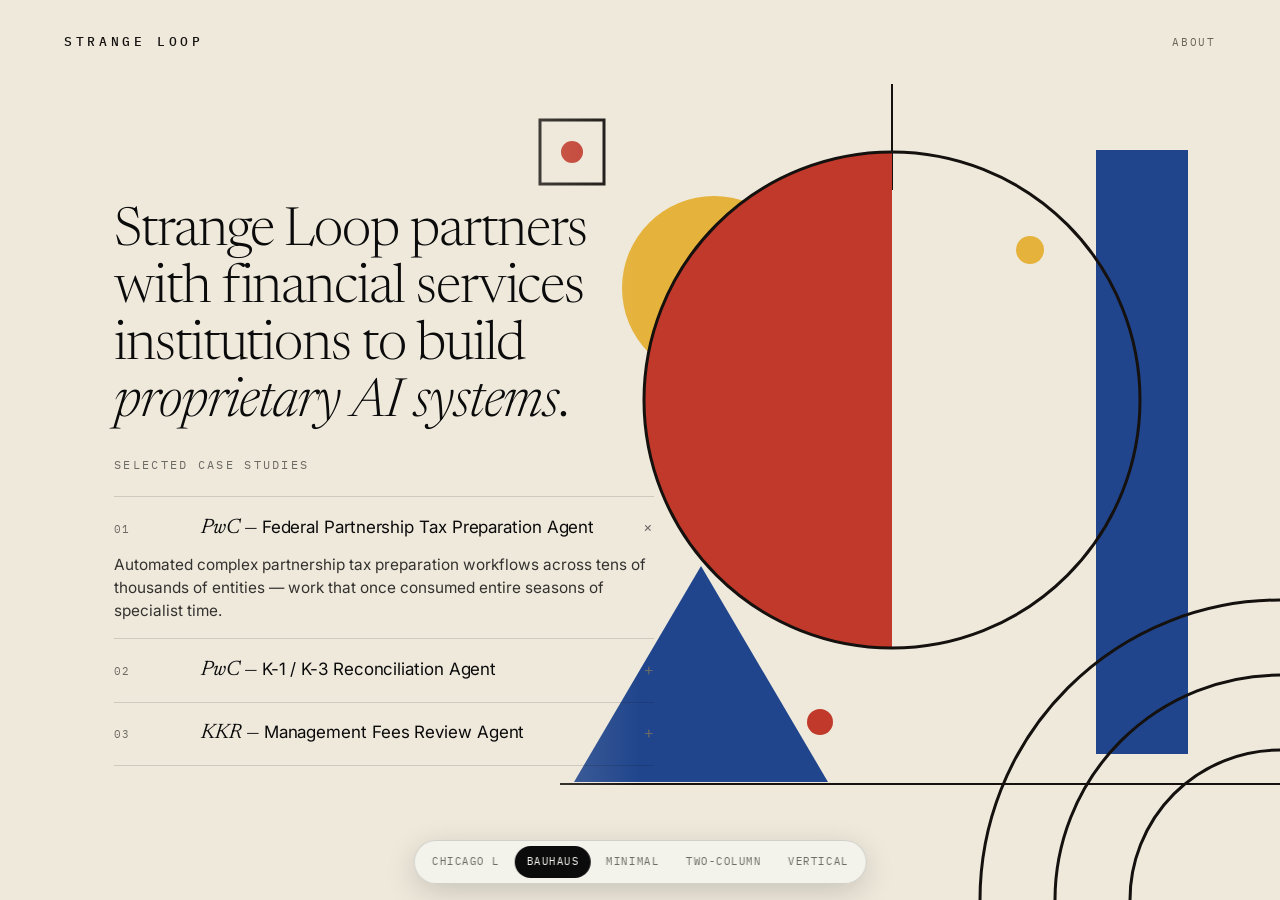
<file: option12.html>
<!DOCTYPE html>
<html lang="en">
<head>
<meta charset="UTF-8">
<meta name="viewport" content="width=device-width, initial-scale=1">
<title>Strange Loop</title>
<meta name="description" content="Strange Loop partners with financial services institutions to build proprietary AI systems.">
<link rel="stylesheet" href="styles.css">
<style>
  /* Concept — original Bauhaus geometric composition (drawn from scratch; fully free-use). */
  .stage { background: #efe9dc; }
  .stage__bg { z-index: 0; }
  .veil {
    position: absolute; inset: 0; z-index: 2; pointer-events: none;
    background: linear-gradient(90deg, rgba(239,233,220,0.9) 0%, rgba(239,233,220,0.5) 30%,
                rgba(239,233,220,0) 50%);
  }
  .frame > div { max-width: 540px; }
  .stage .mark, .stage .navlink { color: #14110f; }
  .nav .navlink { color: #6b6457; }
</style>
</head>
<body>
<div class="stage">
  <svg class="stage__bg" viewBox="0 0 1440 900" preserveAspectRatio="xMaxYMid slice" aria-label="Bauhaus geometric composition" role="img">
    <rect width="1440" height="900" fill="#efe9dc"/>
    <!-- structural rules (kept clear of the copy column on the left) -->
    <line x1="720" y1="784" x2="1440" y2="784" stroke="#14110f" stroke-width="2"/>
    <line x1="1052" y1="84" x2="1052" y2="190" stroke="#14110f" stroke-width="2"/>
    <!-- navy bar -->
    <rect x="1256" y="150" width="92" height="604" fill="#20458c"/>
    <!-- yellow solid disc -->
    <circle cx="874" cy="288" r="92" fill="#e5b23b"/>
    <!-- split circle: red left half + ink outline -->
    <path d="M1052 152 A248 248 0 0 0 1052 648 Z" fill="#c0392b"/>
    <circle cx="1052" cy="400" r="248" fill="none" stroke="#14110f" stroke-width="3"/>
    <!-- blue triangle -->
    <path d="M734 782 L988 782 L861 566 Z" fill="#20458c"/>
    <!-- concentric quarter-arcs, bottom-right corner -->
    <g fill="none" stroke="#14110f" stroke-width="3">
      <path d="M1290 900 A150 150 0 0 1 1440 750"/>
      <path d="M1215 900 A225 225 0 0 1 1440 675"/>
      <path d="M1140 900 A300 300 0 0 1 1440 600"/>
    </g>
    <!-- small black square outline -->
    <rect x="700" y="120" width="64" height="64" fill="none" stroke="#14110f" stroke-width="3"/>
    <!-- accent dots -->
    <circle cx="732" cy="152" r="11" fill="#c0392b"/>
    <circle cx="1190" cy="250" r="14" fill="#e5b23b"/>
    <circle cx="980" cy="722" r="13" fill="#c0392b"/>
  </svg>
  <div class="veil"></div>

  <header class="nav">
    <div class="mark">Strange&nbsp;Loop</div>
    <button class="navlink" type="button" data-about>About</button>
  </header>

  <div class="frame">
    <div>
      <h1 class="headline">Strange Loop partners with financial services institutions to build <em>proprietary AI systems</em>.</h1>
      <p class="intro">Selected Case Studies</p>
    </div>

    <div class="studies">
      <details class="study" open>
        <summary>
          <span class="idx">01</span>
          <span class="client">PwC&thinsp;—&thinsp;<b>Federal Partnership Tax Preparation Agent</b></span>
          <span class="sign">+</span>
        </summary>
        <p class="desc">Automated complex partnership tax preparation workflows across tens of thousands of entities — work that once consumed entire seasons of specialist time.</p>
      </details>

      <details class="study">
        <summary>
          <span class="idx">02</span>
          <span class="client">PwC&thinsp;—&thinsp;<b>K-1 / K-3 Reconciliation Agent</b></span>
          <span class="sign">+</span>
        </summary>
        <p class="desc">Reduced manual reconciliation work by automating document review, validation, and exception handling — so professionals review judgments, not paperwork.</p>
      </details>

      <details class="study">
        <summary>
          <span class="idx">03</span>
          <span class="client">KKR&thinsp;—&thinsp;<b>Management Fees Review Agent</b></span>
          <span class="sign">+</span>
        </summary>
        <p class="desc">Built an AI system that analyzes management fee calculations and surfaces discrepancies across complex fund structures — before they compound.</p>
      </details>
    </div>
  </div>
</div>

<nav class="switcher">
  <a href="option8.html">Chicago L</a>
  <a href="option12.html" class="active">Bauhaus</a>
  <a href="option15.html">Minimal</a>
  <a href="option16.html">Two-Column</a>
  <a href="option17.html">Vertical</a>
</nav>

<div class="modal" id="about" role="dialog" aria-modal="true" aria-label="About Strange Loop">
  <button class="modal__close" type="button" data-about-close aria-label="Close">&#10005;</button>
  <div class="modal__inner">
    <p class="modal__eyebrow">About Us</p>
    <p class="modal__lead">The defining firms of the next decade will run on automated AI systems built around their institutional knowledge and data, not the same models their competitors and clients have access to.</p>
    <p>We work with a small number of leading firms to build those systems.</p>
    <p>Our team includes AI engineers from Amazon, Google, and UC Berkeley. We specialize in financial workflows involving unstructured documents, labyrinthine spreadsheets, complex calculations, and firm-specific expertise.</p>
    <p>Each AI agent is owned by the client, runs on infrastructure they own, and learns from every interaction&nbsp;&ndash;&nbsp;becoming a durable firm differentiator.</p>
  </div>
</div>

<script>
(function () {
  const modal = document.getElementById('about');
  const open  = () => { modal.classList.add('open');  document.body.classList.add('modal-open'); };
  const close = () => { modal.classList.remove('open'); document.body.classList.remove('modal-open'); };
  document.querySelectorAll('[data-about]').forEach(b => b.addEventListener('click', open));
  document.querySelectorAll('[data-about-close]').forEach(b => b.addEventListener('click', close));
  document.addEventListener('keydown', e => { if (e.key === 'Escape') close(); });
}());
</script>
</body>
</html>
</file>
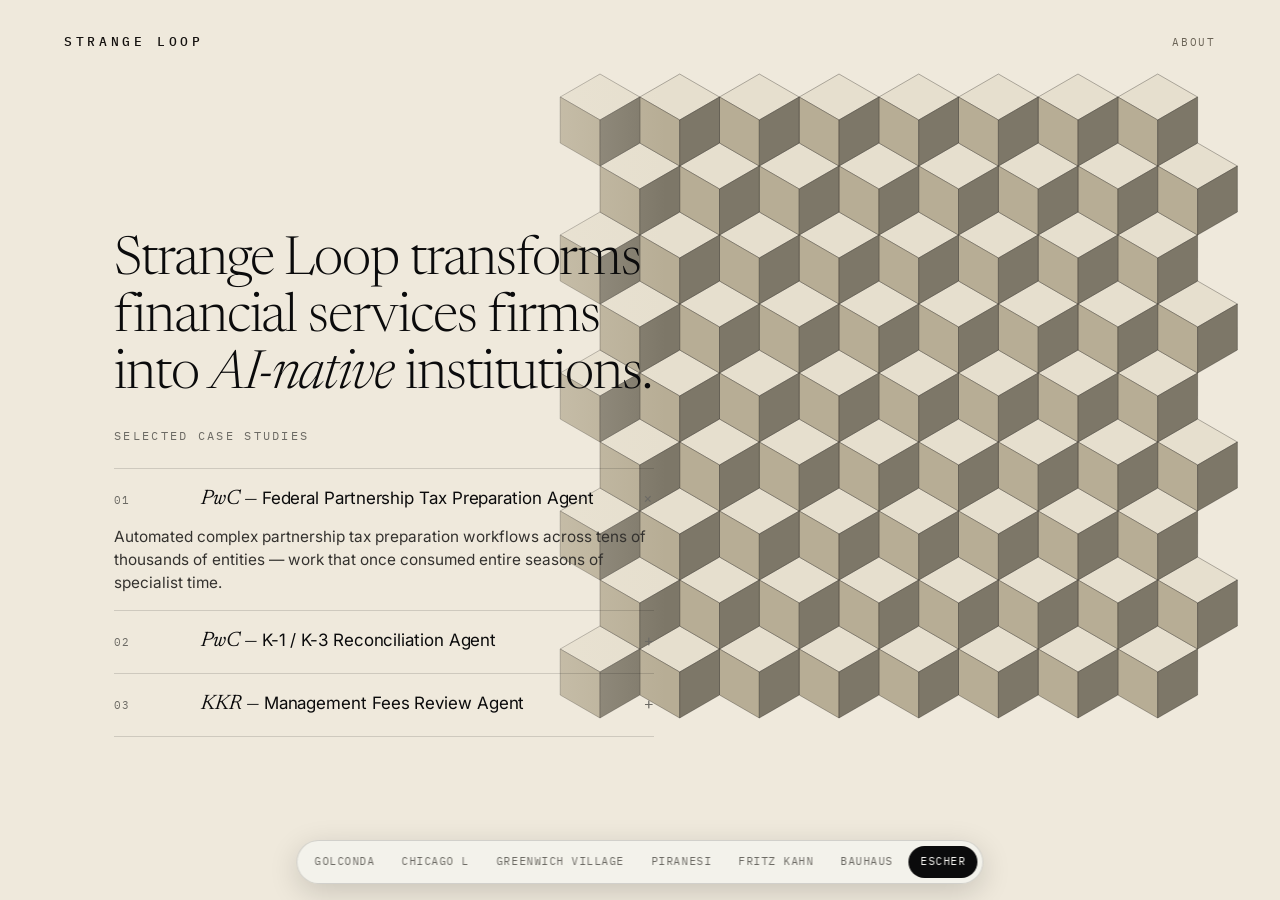
<file: option13.html>
<!DOCTYPE html>
<html lang="en">
<head>
<meta charset="UTF-8">
<meta name="viewport" content="width=device-width, initial-scale=1">
<title>Strange Loop</title>
<meta name="description" content="Strange Loop transforms financial services firms into AI-native institutions.">
<link rel="stylesheet" href="styles.css">
<style>
  /* Concept — original Escher-inspired composition: an isometric "tumbling
     blocks" tessellation whose cubes flip between convex and concave
     (drawn from scratch; fully free-use). */
  .stage { background: #efe9dc; }
  .stage__bg { z-index: 0; }
  .veil {
    position: absolute; inset: 0; z-index: 2; pointer-events: none;
    background: linear-gradient(90deg, rgba(239,233,220,0.96) 0%, rgba(239,233,220,0.6) 32%,
                rgba(239,233,220,0) 52%);
  }
  .frame > div { max-width: 540px; }
  .stage .mark, .stage .navlink { color: #14110f; }
  .nav .navlink { color: #6b6457; }
</style>
</head>
<body>
<div class="stage">
  <svg class="stage__bg" viewBox="0 0 1440 900" preserveAspectRatio="xMaxYMid slice" aria-label="Escher-inspired tessellation of impossible cubes" role="img">
    <rect width="1440" height="900" fill="#efe9dc"/>
    <!-- isometric "tumbling blocks": three shaded face-groups read as a field
         of cubes that flip between rising and receding -->
    <g stroke="#14110f" stroke-width="1" stroke-opacity="0.3" stroke-linejoin="round" fill="#e6dfce">
      <path d="M760.0,74.0 L799.8,97.0 L760.0,120.0 L720.2,97.0Z"/>
      <path d="M839.7,74.0 L879.5,97.0 L839.7,120.0 L799.8,97.0Z"/>
      <path d="M919.3,74.0 L959.2,97.0 L919.3,120.0 L879.5,97.0Z"/>
      <path d="M999.0,74.0 L1038.9,97.0 L999.0,120.0 L959.2,97.0Z"/>
      <path d="M1078.7,74.0 L1118.5,97.0 L1078.7,120.0 L1038.9,97.0Z"/>
      <path d="M1158.4,74.0 L1198.2,97.0 L1158.4,120.0 L1118.5,97.0Z"/>
      <path d="M1238.0,74.0 L1277.9,97.0 L1238.0,120.0 L1198.2,97.0Z"/>
      <path d="M1317.7,74.0 L1357.6,97.0 L1317.7,120.0 L1277.9,97.0Z"/>
      <path d="M799.8,143.0 L839.7,166.0 L799.8,189.0 L760.0,166.0Z"/>
      <path d="M879.5,143.0 L919.3,166.0 L879.5,189.0 L839.7,166.0Z"/>
      <path d="M959.2,143.0 L999.0,166.0 L959.2,189.0 L919.3,166.0Z"/>
      <path d="M1038.9,143.0 L1078.7,166.0 L1038.9,189.0 L999.0,166.0Z"/>
      <path d="M1118.5,143.0 L1158.4,166.0 L1118.5,189.0 L1078.7,166.0Z"/>
      <path d="M1198.2,143.0 L1238.0,166.0 L1198.2,189.0 L1158.4,166.0Z"/>
      <path d="M1277.9,143.0 L1317.7,166.0 L1277.9,189.0 L1238.0,166.0Z"/>
      <path d="M1357.6,143.0 L1397.4,166.0 L1357.6,189.0 L1317.7,166.0Z"/>
      <path d="M760.0,212.0 L799.8,235.0 L760.0,258.0 L720.2,235.0Z"/>
      <path d="M839.7,212.0 L879.5,235.0 L839.7,258.0 L799.8,235.0Z"/>
      <path d="M919.3,212.0 L959.2,235.0 L919.3,258.0 L879.5,235.0Z"/>
      <path d="M999.0,212.0 L1038.9,235.0 L999.0,258.0 L959.2,235.0Z"/>
      <path d="M1078.7,212.0 L1118.5,235.0 L1078.7,258.0 L1038.9,235.0Z"/>
      <path d="M1158.4,212.0 L1198.2,235.0 L1158.4,258.0 L1118.5,235.0Z"/>
      <path d="M1238.0,212.0 L1277.9,235.0 L1238.0,258.0 L1198.2,235.0Z"/>
      <path d="M1317.7,212.0 L1357.6,235.0 L1317.7,258.0 L1277.9,235.0Z"/>
      <path d="M799.8,281.0 L839.7,304.0 L799.8,327.0 L760.0,304.0Z"/>
      <path d="M879.5,281.0 L919.3,304.0 L879.5,327.0 L839.7,304.0Z"/>
      <path d="M959.2,281.0 L999.0,304.0 L959.2,327.0 L919.3,304.0Z"/>
      <path d="M1038.9,281.0 L1078.7,304.0 L1038.9,327.0 L999.0,304.0Z"/>
      <path d="M1118.5,281.0 L1158.4,304.0 L1118.5,327.0 L1078.7,304.0Z"/>
      <path d="M1198.2,281.0 L1238.0,304.0 L1198.2,327.0 L1158.4,304.0Z"/>
      <path d="M1277.9,281.0 L1317.7,304.0 L1277.9,327.0 L1238.0,304.0Z"/>
      <path d="M1357.6,281.0 L1397.4,304.0 L1357.6,327.0 L1317.7,304.0Z"/>
      <path d="M760.0,350.0 L799.8,373.0 L760.0,396.0 L720.2,373.0Z"/>
      <path d="M839.7,350.0 L879.5,373.0 L839.7,396.0 L799.8,373.0Z"/>
      <path d="M919.3,350.0 L959.2,373.0 L919.3,396.0 L879.5,373.0Z"/>
      <path d="M999.0,350.0 L1038.9,373.0 L999.0,396.0 L959.2,373.0Z"/>
      <path d="M1078.7,350.0 L1118.5,373.0 L1078.7,396.0 L1038.9,373.0Z"/>
      <path d="M1158.4,350.0 L1198.2,373.0 L1158.4,396.0 L1118.5,373.0Z"/>
      <path d="M1238.0,350.0 L1277.9,373.0 L1238.0,396.0 L1198.2,373.0Z"/>
      <path d="M1317.7,350.0 L1357.6,373.0 L1317.7,396.0 L1277.9,373.0Z"/>
      <path d="M799.8,419.0 L839.7,442.0 L799.8,465.0 L760.0,442.0Z"/>
      <path d="M879.5,419.0 L919.3,442.0 L879.5,465.0 L839.7,442.0Z"/>
      <path d="M959.2,419.0 L999.0,442.0 L959.2,465.0 L919.3,442.0Z"/>
      <path d="M1038.9,419.0 L1078.7,442.0 L1038.9,465.0 L999.0,442.0Z"/>
      <path d="M1118.5,419.0 L1158.4,442.0 L1118.5,465.0 L1078.7,442.0Z"/>
      <path d="M1198.2,419.0 L1238.0,442.0 L1198.2,465.0 L1158.4,442.0Z"/>
      <path d="M1277.9,419.0 L1317.7,442.0 L1277.9,465.0 L1238.0,442.0Z"/>
      <path d="M1357.6,419.0 L1397.4,442.0 L1357.6,465.0 L1317.7,442.0Z"/>
      <path d="M760.0,488.0 L799.8,511.0 L760.0,534.0 L720.2,511.0Z"/>
      <path d="M839.7,488.0 L879.5,511.0 L839.7,534.0 L799.8,511.0Z"/>
      <path d="M919.3,488.0 L959.2,511.0 L919.3,534.0 L879.5,511.0Z"/>
      <path d="M999.0,488.0 L1038.9,511.0 L999.0,534.0 L959.2,511.0Z"/>
      <path d="M1078.7,488.0 L1118.5,511.0 L1078.7,534.0 L1038.9,511.0Z"/>
      <path d="M1158.4,488.0 L1198.2,511.0 L1158.4,534.0 L1118.5,511.0Z"/>
      <path d="M1238.0,488.0 L1277.9,511.0 L1238.0,534.0 L1198.2,511.0Z"/>
      <path d="M1317.7,488.0 L1357.6,511.0 L1317.7,534.0 L1277.9,511.0Z"/>
      <path d="M799.8,557.0 L839.7,580.0 L799.8,603.0 L760.0,580.0Z"/>
      <path d="M879.5,557.0 L919.3,580.0 L879.5,603.0 L839.7,580.0Z"/>
      <path d="M959.2,557.0 L999.0,580.0 L959.2,603.0 L919.3,580.0Z"/>
      <path d="M1038.9,557.0 L1078.7,580.0 L1038.9,603.0 L999.0,580.0Z"/>
      <path d="M1118.5,557.0 L1158.4,580.0 L1118.5,603.0 L1078.7,580.0Z"/>
      <path d="M1198.2,557.0 L1238.0,580.0 L1198.2,603.0 L1158.4,580.0Z"/>
      <path d="M1277.9,557.0 L1317.7,580.0 L1277.9,603.0 L1238.0,580.0Z"/>
      <path d="M1357.6,557.0 L1397.4,580.0 L1357.6,603.0 L1317.7,580.0Z"/>
      <path d="M760.0,626.0 L799.8,649.0 L760.0,672.0 L720.2,649.0Z"/>
      <path d="M839.7,626.0 L879.5,649.0 L839.7,672.0 L799.8,649.0Z"/>
      <path d="M919.3,626.0 L959.2,649.0 L919.3,672.0 L879.5,649.0Z"/>
      <path d="M999.0,626.0 L1038.9,649.0 L999.0,672.0 L959.2,649.0Z"/>
      <path d="M1078.7,626.0 L1118.5,649.0 L1078.7,672.0 L1038.9,649.0Z"/>
      <path d="M1158.4,626.0 L1198.2,649.0 L1158.4,672.0 L1118.5,649.0Z"/>
      <path d="M1238.0,626.0 L1277.9,649.0 L1238.0,672.0 L1198.2,649.0Z"/>
      <path d="M1317.7,626.0 L1357.6,649.0 L1317.7,672.0 L1277.9,649.0Z"/>
    </g>
    <g stroke="#14110f" stroke-width="1" stroke-opacity="0.3" stroke-linejoin="round" fill="#b7ad95">
      <path d="M760.0,120.0 L760.0,166.0 L720.2,143.0 L720.2,97.0Z"/>
      <path d="M839.7,120.0 L839.7,166.0 L799.8,143.0 L799.8,97.0Z"/>
      <path d="M919.3,120.0 L919.3,166.0 L879.5,143.0 L879.5,97.0Z"/>
      <path d="M999.0,120.0 L999.0,166.0 L959.2,143.0 L959.2,97.0Z"/>
      <path d="M1078.7,120.0 L1078.7,166.0 L1038.9,143.0 L1038.9,97.0Z"/>
      <path d="M1158.4,120.0 L1158.4,166.0 L1118.5,143.0 L1118.5,97.0Z"/>
      <path d="M1238.0,120.0 L1238.0,166.0 L1198.2,143.0 L1198.2,97.0Z"/>
      <path d="M1317.7,120.0 L1317.7,166.0 L1277.9,143.0 L1277.9,97.0Z"/>
      <path d="M799.8,189.0 L799.8,235.0 L760.0,212.0 L760.0,166.0Z"/>
      <path d="M879.5,189.0 L879.5,235.0 L839.7,212.0 L839.7,166.0Z"/>
      <path d="M959.2,189.0 L959.2,235.0 L919.3,212.0 L919.3,166.0Z"/>
      <path d="M1038.9,189.0 L1038.9,235.0 L999.0,212.0 L999.0,166.0Z"/>
      <path d="M1118.5,189.0 L1118.5,235.0 L1078.7,212.0 L1078.7,166.0Z"/>
      <path d="M1198.2,189.0 L1198.2,235.0 L1158.4,212.0 L1158.4,166.0Z"/>
      <path d="M1277.9,189.0 L1277.9,235.0 L1238.0,212.0 L1238.0,166.0Z"/>
      <path d="M1357.6,189.0 L1357.6,235.0 L1317.7,212.0 L1317.7,166.0Z"/>
      <path d="M760.0,258.0 L760.0,304.0 L720.2,281.0 L720.2,235.0Z"/>
      <path d="M839.7,258.0 L839.7,304.0 L799.8,281.0 L799.8,235.0Z"/>
      <path d="M919.3,258.0 L919.3,304.0 L879.5,281.0 L879.5,235.0Z"/>
      <path d="M999.0,258.0 L999.0,304.0 L959.2,281.0 L959.2,235.0Z"/>
      <path d="M1078.7,258.0 L1078.7,304.0 L1038.9,281.0 L1038.9,235.0Z"/>
      <path d="M1158.4,258.0 L1158.4,304.0 L1118.5,281.0 L1118.5,235.0Z"/>
      <path d="M1238.0,258.0 L1238.0,304.0 L1198.2,281.0 L1198.2,235.0Z"/>
      <path d="M1317.7,258.0 L1317.7,304.0 L1277.9,281.0 L1277.9,235.0Z"/>
      <path d="M799.8,327.0 L799.8,373.0 L760.0,350.0 L760.0,304.0Z"/>
      <path d="M879.5,327.0 L879.5,373.0 L839.7,350.0 L839.7,304.0Z"/>
      <path d="M959.2,327.0 L959.2,373.0 L919.3,350.0 L919.3,304.0Z"/>
      <path d="M1038.9,327.0 L1038.9,373.0 L999.0,350.0 L999.0,304.0Z"/>
      <path d="M1118.5,327.0 L1118.5,373.0 L1078.7,350.0 L1078.7,304.0Z"/>
      <path d="M1198.2,327.0 L1198.2,373.0 L1158.4,350.0 L1158.4,304.0Z"/>
      <path d="M1277.9,327.0 L1277.9,373.0 L1238.0,350.0 L1238.0,304.0Z"/>
      <path d="M1357.6,327.0 L1357.6,373.0 L1317.7,350.0 L1317.7,304.0Z"/>
      <path d="M760.0,396.0 L760.0,442.0 L720.2,419.0 L720.2,373.0Z"/>
      <path d="M839.7,396.0 L839.7,442.0 L799.8,419.0 L799.8,373.0Z"/>
      <path d="M919.3,396.0 L919.3,442.0 L879.5,419.0 L879.5,373.0Z"/>
      <path d="M999.0,396.0 L999.0,442.0 L959.2,419.0 L959.2,373.0Z"/>
      <path d="M1078.7,396.0 L1078.7,442.0 L1038.9,419.0 L1038.9,373.0Z"/>
      <path d="M1158.4,396.0 L1158.4,442.0 L1118.5,419.0 L1118.5,373.0Z"/>
      <path d="M1238.0,396.0 L1238.0,442.0 L1198.2,419.0 L1198.2,373.0Z"/>
      <path d="M1317.7,396.0 L1317.7,442.0 L1277.9,419.0 L1277.9,373.0Z"/>
      <path d="M799.8,465.0 L799.8,511.0 L760.0,488.0 L760.0,442.0Z"/>
      <path d="M879.5,465.0 L879.5,511.0 L839.7,488.0 L839.7,442.0Z"/>
      <path d="M959.2,465.0 L959.2,511.0 L919.3,488.0 L919.3,442.0Z"/>
      <path d="M1038.9,465.0 L1038.9,511.0 L999.0,488.0 L999.0,442.0Z"/>
      <path d="M1118.5,465.0 L1118.5,511.0 L1078.7,488.0 L1078.7,442.0Z"/>
      <path d="M1198.2,465.0 L1198.2,511.0 L1158.4,488.0 L1158.4,442.0Z"/>
      <path d="M1277.9,465.0 L1277.9,511.0 L1238.0,488.0 L1238.0,442.0Z"/>
      <path d="M1357.6,465.0 L1357.6,511.0 L1317.7,488.0 L1317.7,442.0Z"/>
      <path d="M760.0,534.0 L760.0,580.0 L720.2,557.0 L720.2,511.0Z"/>
      <path d="M839.7,534.0 L839.7,580.0 L799.8,557.0 L799.8,511.0Z"/>
      <path d="M919.3,534.0 L919.3,580.0 L879.5,557.0 L879.5,511.0Z"/>
      <path d="M999.0,534.0 L999.0,580.0 L959.2,557.0 L959.2,511.0Z"/>
      <path d="M1078.7,534.0 L1078.7,580.0 L1038.9,557.0 L1038.9,511.0Z"/>
      <path d="M1158.4,534.0 L1158.4,580.0 L1118.5,557.0 L1118.5,511.0Z"/>
      <path d="M1238.0,534.0 L1238.0,580.0 L1198.2,557.0 L1198.2,511.0Z"/>
      <path d="M1317.7,534.0 L1317.7,580.0 L1277.9,557.0 L1277.9,511.0Z"/>
      <path d="M799.8,603.0 L799.8,649.0 L760.0,626.0 L760.0,580.0Z"/>
      <path d="M879.5,603.0 L879.5,649.0 L839.7,626.0 L839.7,580.0Z"/>
      <path d="M959.2,603.0 L959.2,649.0 L919.3,626.0 L919.3,580.0Z"/>
      <path d="M1038.9,603.0 L1038.9,649.0 L999.0,626.0 L999.0,580.0Z"/>
      <path d="M1118.5,603.0 L1118.5,649.0 L1078.7,626.0 L1078.7,580.0Z"/>
      <path d="M1198.2,603.0 L1198.2,649.0 L1158.4,626.0 L1158.4,580.0Z"/>
      <path d="M1277.9,603.0 L1277.9,649.0 L1238.0,626.0 L1238.0,580.0Z"/>
      <path d="M1357.6,603.0 L1357.6,649.0 L1317.7,626.0 L1317.7,580.0Z"/>
      <path d="M760.0,672.0 L760.0,718.0 L720.2,695.0 L720.2,649.0Z"/>
      <path d="M839.7,672.0 L839.7,718.0 L799.8,695.0 L799.8,649.0Z"/>
      <path d="M919.3,672.0 L919.3,718.0 L879.5,695.0 L879.5,649.0Z"/>
      <path d="M999.0,672.0 L999.0,718.0 L959.2,695.0 L959.2,649.0Z"/>
      <path d="M1078.7,672.0 L1078.7,718.0 L1038.9,695.0 L1038.9,649.0Z"/>
      <path d="M1158.4,672.0 L1158.4,718.0 L1118.5,695.0 L1118.5,649.0Z"/>
      <path d="M1238.0,672.0 L1238.0,718.0 L1198.2,695.0 L1198.2,649.0Z"/>
      <path d="M1317.7,672.0 L1317.7,718.0 L1277.9,695.0 L1277.9,649.0Z"/>
    </g>
    <g stroke="#14110f" stroke-width="1" stroke-opacity="0.3" stroke-linejoin="round" fill="#7d7768">
      <path d="M799.8,97.0 L799.8,143.0 L760.0,166.0 L760.0,120.0Z"/>
      <path d="M879.5,97.0 L879.5,143.0 L839.7,166.0 L839.7,120.0Z"/>
      <path d="M959.2,97.0 L959.2,143.0 L919.3,166.0 L919.3,120.0Z"/>
      <path d="M1038.9,97.0 L1038.9,143.0 L999.0,166.0 L999.0,120.0Z"/>
      <path d="M1118.5,97.0 L1118.5,143.0 L1078.7,166.0 L1078.7,120.0Z"/>
      <path d="M1198.2,97.0 L1198.2,143.0 L1158.4,166.0 L1158.4,120.0Z"/>
      <path d="M1277.9,97.0 L1277.9,143.0 L1238.0,166.0 L1238.0,120.0Z"/>
      <path d="M1357.6,97.0 L1357.6,143.0 L1317.7,166.0 L1317.7,120.0Z"/>
      <path d="M839.7,166.0 L839.7,212.0 L799.8,235.0 L799.8,189.0Z"/>
      <path d="M919.3,166.0 L919.3,212.0 L879.5,235.0 L879.5,189.0Z"/>
      <path d="M999.0,166.0 L999.0,212.0 L959.2,235.0 L959.2,189.0Z"/>
      <path d="M1078.7,166.0 L1078.7,212.0 L1038.9,235.0 L1038.9,189.0Z"/>
      <path d="M1158.4,166.0 L1158.4,212.0 L1118.5,235.0 L1118.5,189.0Z"/>
      <path d="M1238.0,166.0 L1238.0,212.0 L1198.2,235.0 L1198.2,189.0Z"/>
      <path d="M1317.7,166.0 L1317.7,212.0 L1277.9,235.0 L1277.9,189.0Z"/>
      <path d="M1397.4,166.0 L1397.4,212.0 L1357.6,235.0 L1357.6,189.0Z"/>
      <path d="M799.8,235.0 L799.8,281.0 L760.0,304.0 L760.0,258.0Z"/>
      <path d="M879.5,235.0 L879.5,281.0 L839.7,304.0 L839.7,258.0Z"/>
      <path d="M959.2,235.0 L959.2,281.0 L919.3,304.0 L919.3,258.0Z"/>
      <path d="M1038.9,235.0 L1038.9,281.0 L999.0,304.0 L999.0,258.0Z"/>
      <path d="M1118.5,235.0 L1118.5,281.0 L1078.7,304.0 L1078.7,258.0Z"/>
      <path d="M1198.2,235.0 L1198.2,281.0 L1158.4,304.0 L1158.4,258.0Z"/>
      <path d="M1277.9,235.0 L1277.9,281.0 L1238.0,304.0 L1238.0,258.0Z"/>
      <path d="M1357.6,235.0 L1357.6,281.0 L1317.7,304.0 L1317.7,258.0Z"/>
      <path d="M839.7,304.0 L839.7,350.0 L799.8,373.0 L799.8,327.0Z"/>
      <path d="M919.3,304.0 L919.3,350.0 L879.5,373.0 L879.5,327.0Z"/>
      <path d="M999.0,304.0 L999.0,350.0 L959.2,373.0 L959.2,327.0Z"/>
      <path d="M1078.7,304.0 L1078.7,350.0 L1038.9,373.0 L1038.9,327.0Z"/>
      <path d="M1158.4,304.0 L1158.4,350.0 L1118.5,373.0 L1118.5,327.0Z"/>
      <path d="M1238.0,304.0 L1238.0,350.0 L1198.2,373.0 L1198.2,327.0Z"/>
      <path d="M1317.7,304.0 L1317.7,350.0 L1277.9,373.0 L1277.9,327.0Z"/>
      <path d="M1397.4,304.0 L1397.4,350.0 L1357.6,373.0 L1357.6,327.0Z"/>
      <path d="M799.8,373.0 L799.8,419.0 L760.0,442.0 L760.0,396.0Z"/>
      <path d="M879.5,373.0 L879.5,419.0 L839.7,442.0 L839.7,396.0Z"/>
      <path d="M959.2,373.0 L959.2,419.0 L919.3,442.0 L919.3,396.0Z"/>
      <path d="M1038.9,373.0 L1038.9,419.0 L999.0,442.0 L999.0,396.0Z"/>
      <path d="M1118.5,373.0 L1118.5,419.0 L1078.7,442.0 L1078.7,396.0Z"/>
      <path d="M1198.2,373.0 L1198.2,419.0 L1158.4,442.0 L1158.4,396.0Z"/>
      <path d="M1277.9,373.0 L1277.9,419.0 L1238.0,442.0 L1238.0,396.0Z"/>
      <path d="M1357.6,373.0 L1357.6,419.0 L1317.7,442.0 L1317.7,396.0Z"/>
      <path d="M839.7,442.0 L839.7,488.0 L799.8,511.0 L799.8,465.0Z"/>
      <path d="M919.3,442.0 L919.3,488.0 L879.5,511.0 L879.5,465.0Z"/>
      <path d="M999.0,442.0 L999.0,488.0 L959.2,511.0 L959.2,465.0Z"/>
      <path d="M1078.7,442.0 L1078.7,488.0 L1038.9,511.0 L1038.9,465.0Z"/>
      <path d="M1158.4,442.0 L1158.4,488.0 L1118.5,511.0 L1118.5,465.0Z"/>
      <path d="M1238.0,442.0 L1238.0,488.0 L1198.2,511.0 L1198.2,465.0Z"/>
      <path d="M1317.7,442.0 L1317.7,488.0 L1277.9,511.0 L1277.9,465.0Z"/>
      <path d="M1397.4,442.0 L1397.4,488.0 L1357.6,511.0 L1357.6,465.0Z"/>
      <path d="M799.8,511.0 L799.8,557.0 L760.0,580.0 L760.0,534.0Z"/>
      <path d="M879.5,511.0 L879.5,557.0 L839.7,580.0 L839.7,534.0Z"/>
      <path d="M959.2,511.0 L959.2,557.0 L919.3,580.0 L919.3,534.0Z"/>
      <path d="M1038.9,511.0 L1038.9,557.0 L999.0,580.0 L999.0,534.0Z"/>
      <path d="M1118.5,511.0 L1118.5,557.0 L1078.7,580.0 L1078.7,534.0Z"/>
      <path d="M1198.2,511.0 L1198.2,557.0 L1158.4,580.0 L1158.4,534.0Z"/>
      <path d="M1277.9,511.0 L1277.9,557.0 L1238.0,580.0 L1238.0,534.0Z"/>
      <path d="M1357.6,511.0 L1357.6,557.0 L1317.7,580.0 L1317.7,534.0Z"/>
      <path d="M839.7,580.0 L839.7,626.0 L799.8,649.0 L799.8,603.0Z"/>
      <path d="M919.3,580.0 L919.3,626.0 L879.5,649.0 L879.5,603.0Z"/>
      <path d="M999.0,580.0 L999.0,626.0 L959.2,649.0 L959.2,603.0Z"/>
      <path d="M1078.7,580.0 L1078.7,626.0 L1038.9,649.0 L1038.9,603.0Z"/>
      <path d="M1158.4,580.0 L1158.4,626.0 L1118.5,649.0 L1118.5,603.0Z"/>
      <path d="M1238.0,580.0 L1238.0,626.0 L1198.2,649.0 L1198.2,603.0Z"/>
      <path d="M1317.7,580.0 L1317.7,626.0 L1277.9,649.0 L1277.9,603.0Z"/>
      <path d="M1397.4,580.0 L1397.4,626.0 L1357.6,649.0 L1357.6,603.0Z"/>
      <path d="M799.8,649.0 L799.8,695.0 L760.0,718.0 L760.0,672.0Z"/>
      <path d="M879.5,649.0 L879.5,695.0 L839.7,718.0 L839.7,672.0Z"/>
      <path d="M959.2,649.0 L959.2,695.0 L919.3,718.0 L919.3,672.0Z"/>
      <path d="M1038.9,649.0 L1038.9,695.0 L999.0,718.0 L999.0,672.0Z"/>
      <path d="M1118.5,649.0 L1118.5,695.0 L1078.7,718.0 L1078.7,672.0Z"/>
      <path d="M1198.2,649.0 L1198.2,695.0 L1158.4,718.0 L1158.4,672.0Z"/>
      <path d="M1277.9,649.0 L1277.9,695.0 L1238.0,718.0 L1238.0,672.0Z"/>
      <path d="M1357.6,649.0 L1357.6,695.0 L1317.7,718.0 L1317.7,672.0Z"/>
    </g>
  </svg>
  <div class="veil"></div>

  <header class="nav">
    <div class="mark">Strange&nbsp;Loop</div>
    <button class="navlink" type="button" data-about>About</button>
  </header>

  <div class="frame">
    <div>
      <h1 class="headline">Strange Loop transforms financial services firms into <em>AI-native</em> institutions.</h1>
      <p class="intro">Selected Case Studies</p>
    </div>

    <div class="studies">
      <details class="study" open>
        <summary>
          <span class="idx">01</span>
          <span class="client">PwC&thinsp;—&thinsp;<b>Federal Partnership Tax Preparation Agent</b></span>
          <span class="sign">+</span>
        </summary>
        <p class="desc">Automated complex partnership tax preparation workflows across tens of thousands of entities — work that once consumed entire seasons of specialist time.</p>
      </details>

      <details class="study">
        <summary>
          <span class="idx">02</span>
          <span class="client">PwC&thinsp;—&thinsp;<b>K-1 / K-3 Reconciliation Agent</b></span>
          <span class="sign">+</span>
        </summary>
        <p class="desc">Reduced manual reconciliation work by automating document review, validation, and exception handling — so professionals review judgments, not paperwork.</p>
      </details>

      <details class="study">
        <summary>
          <span class="idx">03</span>
          <span class="client">KKR&thinsp;—&thinsp;<b>Management Fees Review Agent</b></span>
          <span class="sign">+</span>
        </summary>
        <p class="desc">Built an AI system that analyzes management fee calculations and surfaces discrepancies across complex fund structures — before they compound.</p>
      </details>
    </div>
  </div>
</div>

<nav class="switcher">
  <a href="option4.html">Golconda</a>
  <a href="option8.html">Chicago L</a>
  <a href="option9.html">Greenwich Village</a>
  <a href="option10.html">Piranesi</a>
  <a href="option11.html">Fritz Kahn</a>
  <a href="option12.html">Bauhaus</a>
  <a href="option13.html" class="active">Escher</a>
</nav>

<div class="modal" id="about" role="dialog" aria-modal="true" aria-label="About Strange Loop">
  <button class="modal__close" type="button" data-about-close aria-label="Close">&#10005;</button>
  <div class="modal__inner">
    <p class="modal__eyebrow">About Us</p>
    <p class="modal__lead">We're a team of AI engineers from organizations like Amazon, Google, and UC Berkeley. We embed inside firms and work with experts end-to-end: designing the product, integrating with existing systems, and supporting it in production.</p>
    <p>Our AI agents are built for financial workflows involving unstructured documents, labyrinthine, spreadsheets, complex calculations, and firm-specific logic.</p>
    <p>Each AI agent is owned by the client and runs on infrastructure they own, becoming a durable firm differentiator.</p>
    <p>We partner closely with a small number of firms, typically one per practice. Our goal is to help these firms become the leading firm in their market.</p>
  </div>
</div>

<script>
(function () {
  const modal = document.getElementById('about');
  const open  = () => { modal.classList.add('open');  document.body.classList.add('modal-open'); };
  const close = () => { modal.classList.remove('open'); document.body.classList.remove('modal-open'); };
  document.querySelectorAll('[data-about]').forEach(b => b.addEventListener('click', open));
  document.querySelectorAll('[data-about-close]').forEach(b => b.addEventListener('click', close));
  document.addEventListener('keydown', e => { if (e.key === 'Escape') close(); });
}());
</script>
</body>
</html>
</file>
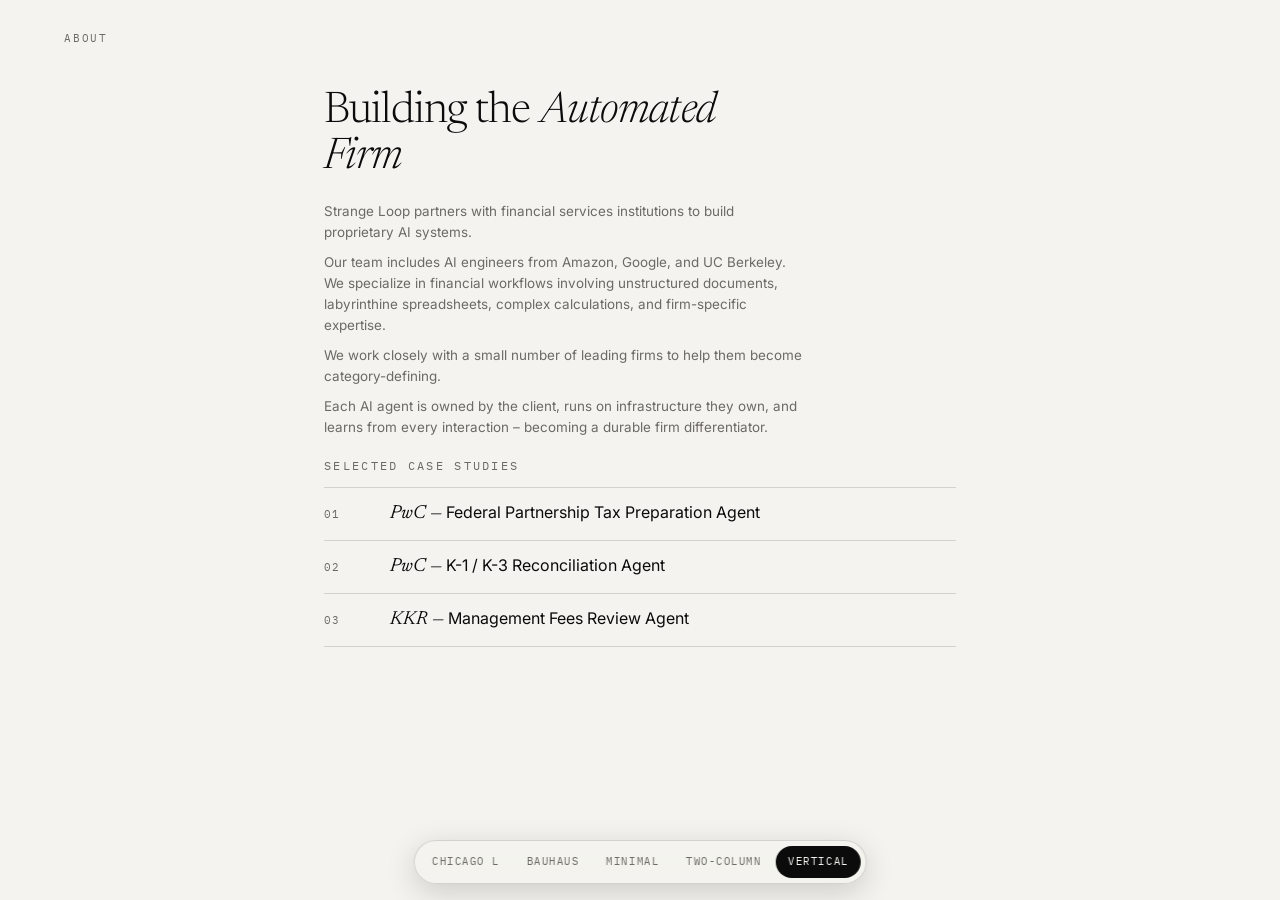
<file: option17.html>
<!DOCTYPE html>
<html lang="en">
<head>
<meta charset="UTF-8">
<meta name="viewport" content="width=device-width, initial-scale=1">
<title>Strange Loop</title>
<meta name="description" content="Strange Loop partners with financial services institutions to build proprietary AI systems.">
<meta name="color-scheme" content="light dark">
<link rel="stylesheet" href="styles.css">
<style>
  /* Concept 17 — the Minimal register, stacked. Title, statement, and the
     selected case studies aligned in a single vertical column, sized to hold
     to one screen. Same restraint, same system light/dark. */
  .stage { background: var(--paper); }

  /* header: lone About link, top-left */
  .nav--stack {
    flex-direction: column; align-items: flex-start; justify-content: flex-start;
    gap: clamp(12px, 1.8vh, 18px);
  }
  .sublinks { display: flex; gap: clamp(20px, 3vw, 34px); }
  .sublinks .navlink { padding: 2px 0; }

  /* one column, top-aligned, everything held above the fold */
  .frame--col {
    justify-content: flex-start;
    gap: clamp(14px, 2.2vh, 26px);
    max-width: 760px;
    padding-top: clamp(8px, 1.5vh, 18px);
  }
  .frame--col .headline {
    max-width: 18ch;
    font-size: clamp(26px, 3.4vw, 44px);
  }
  .frame--col .body p {
    font-family: var(--sans); font-weight: 400;
    font-size: clamp(13px, 1.05vw, 15.5px); line-height: 1.55;
    color: var(--muted); margin: 0 0 0.7em; max-width: 60ch;
  }
  .frame--col .body p:last-child { margin-bottom: 0; }
  .frame--col .body em { font-style: italic; color: var(--ink); }

  .cases .intro { margin-top: 0; }
  .caselist { margin-top: clamp(8px, 1.4vh, 14px); border-top: 1px solid var(--line); }
  .case-row {
    display: grid; grid-template-columns: 40px 1fr; align-items: baseline;
    gap: clamp(12px, 2vw, 26px);
    padding: clamp(9px, 1.3vh, 13px) 0;
    border-bottom: 1px solid var(--line);
  }
  .case-row .num { font-family: var(--mono); font-size: 11px; letter-spacing: .1em; color: var(--muted); }
  .case-row .name { font-family: var(--serif); font-style: italic; font-weight: 400; font-size: clamp(15px, 1.5vw, 19px); }
  .case-row .name b { font-style: normal; font-family: var(--sans); font-weight: 400; font-size: clamp(13px, 1.3vw, 16px); }

  /* ---- dark mode: follow the system ---- */
  @media (prefers-color-scheme: dark) {
    :root {
      --ink:   #ededea;
      --paper: #0e0e10;
      --muted: #8f8d87;
      --line:  rgba(237, 237, 234, 0.15);
    }
    .switcher { background: rgba(22,22,24,0.82); border-color: var(--line); box-shadow: 0 8px 30px rgba(0,0,0,0.5); }
    .switcher a.active { background: #ededea; color: #0e0e10; }
  }
</style>
</head>
<body>
<div class="stage">
  <header class="nav nav--stack">
    <nav class="sublinks">
      <button class="navlink" type="button" data-about>About</button>
    </nav>
  </header>

  <div class="frame frame--col">
    <h1 class="headline">Building the <em>Automated Firm</em></h1>

    <div class="body">
      <p>Strange Loop partners with financial services institutions to build proprietary AI systems.</p>
      <p>Our team includes AI engineers from Amazon, Google, and UC Berkeley. We specialize in financial workflows involving unstructured documents, labyrinthine spreadsheets, complex calculations, and firm-specific expertise.</p>
      <p>We work closely with a small number of leading firms to help them become category-defining.</p>
      <p>Each AI agent is owned by the client, runs on infrastructure they own, and learns from every interaction&nbsp;&ndash;&nbsp;becoming a durable firm differentiator.</p>
    </div>

    <section class="cases" id="cases" aria-label="Selected Case Studies">
      <p class="intro">Selected Case Studies</p>
      <div class="caselist">
        <div class="case-row">
          <span class="num">01</span>
          <span class="name">PwC&thinsp;—&thinsp;<b>Federal Partnership Tax Preparation Agent</b></span>
        </div>
        <div class="case-row">
          <span class="num">02</span>
          <span class="name">PwC&thinsp;—&thinsp;<b>K-1 / K-3 Reconciliation Agent</b></span>
        </div>
        <div class="case-row">
          <span class="num">03</span>
          <span class="name">KKR&thinsp;—&thinsp;<b>Management Fees Review Agent</b></span>
        </div>
      </div>
    </section>
  </div>
</div>

<nav class="switcher">
  <a href="option8.html">Chicago L</a>
  <a href="option12.html">Bauhaus</a>
  <a href="option15.html">Minimal</a>
  <a href="option16.html">Two-Column</a>
  <a href="option17.html" class="active">Vertical</a>
</nav>

<!-- About -->
<div class="modal" id="about" role="dialog" aria-modal="true" aria-label="About Strange Loop">
  <button class="modal__close" type="button" data-close aria-label="Close">&#10005;</button>
  <div class="modal__inner">
    <p class="modal__eyebrow">About Us</p>
    <p class="modal__lead">The defining firms of the next decade will run on automated AI systems built around their institutional knowledge and data, not the same models their competitors and clients have access to.</p>
    <p>We work with a small number of leading firms to build those systems.</p>
    <p>Our team includes AI engineers from Amazon, Google, and UC Berkeley. We specialize in financial workflows involving unstructured documents, labyrinthine spreadsheets, complex calculations, and firm-specific expertise.</p>
    <p>Each AI agent is owned by the client, runs on infrastructure they own, and learns from every interaction&nbsp;&ndash;&nbsp;becoming a durable firm differentiator.</p>
  </div>
</div>

<script>
(function () {
  const modal = document.getElementById('about');
  const open  = () => { modal.classList.add('open');  document.body.classList.add('modal-open'); };
  const close = () => { modal.classList.remove('open'); document.body.classList.remove('modal-open'); };
  document.querySelectorAll('[data-about]').forEach(b => b.addEventListener('click', open));
  document.querySelectorAll('[data-close]').forEach(b => b.addEventListener('click', close));
  document.addEventListener('keydown', e => { if (e.key === 'Escape') close(); });
}());
</script>
</body>
</html>
</file>
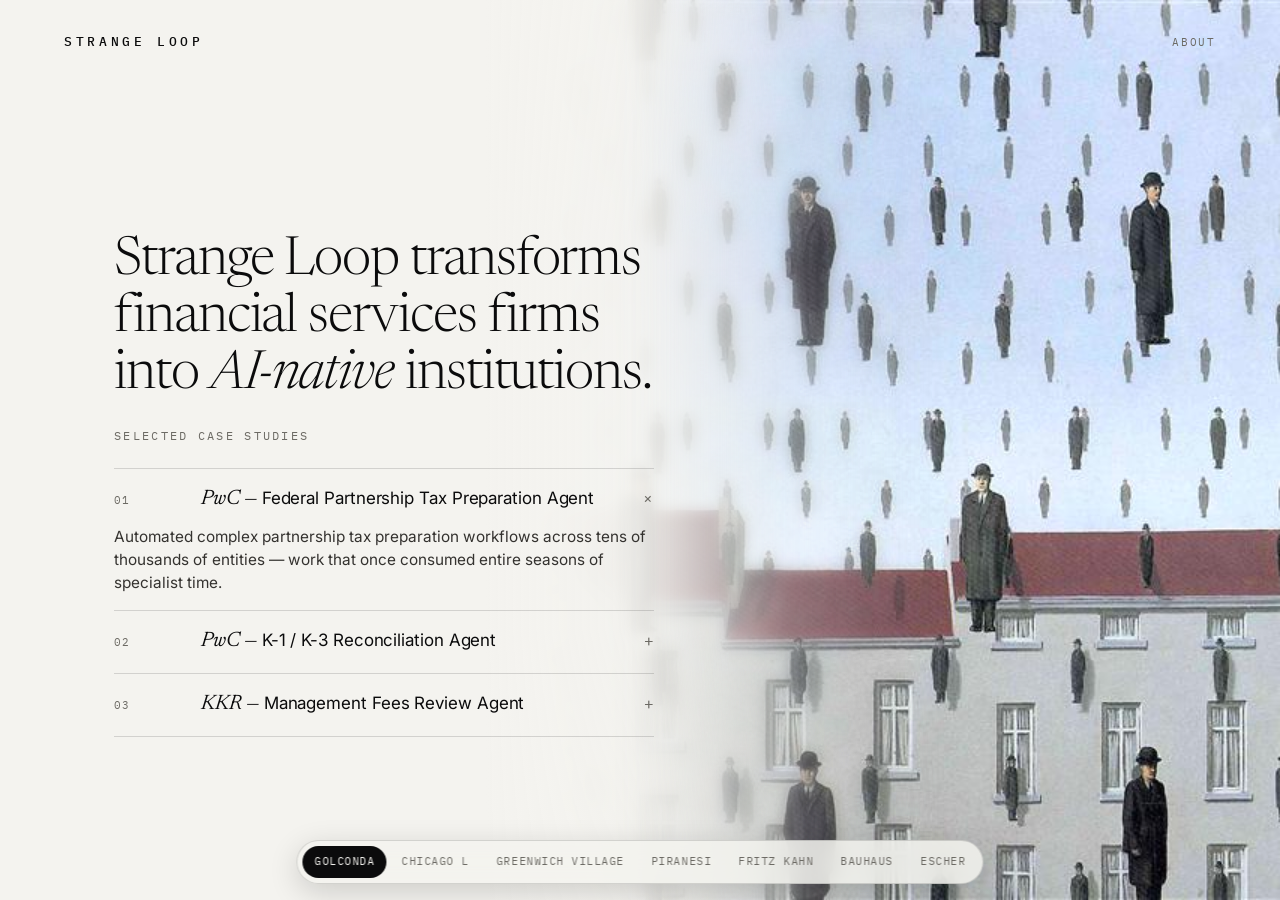
<file: option4.html>
<!DOCTYPE html>
<html lang="en">
<head>
<meta charset="UTF-8">
<meta name="viewport" content="width=device-width, initial-scale=1">
<title>Strange Loop</title>
<meta name="description" content="Strange Loop transforms financial services firms into AI-native institutions.">
<link rel="stylesheet" href="styles.css">
<style>
  /* Concept 04 — Magritte, Golconda (1953): art pinned right at a crisp scale; copy on clean paper left */
  .stage { background: #f4f3ef; }
  img.stage__bg {
    inset: 0 0 0 auto; width: 60%; height: 100%;
    object-fit: cover; object-position: center top;
    filter: saturate(0.95) brightness(1.02);
    -webkit-mask-image: linear-gradient(90deg, transparent 0%, #000 36%);
            mask-image: linear-gradient(90deg, transparent 0%, #000 36%);
  }
  .veil {
    position: absolute; inset: 0; z-index: 2; pointer-events: none;
    -webkit-backdrop-filter: blur(7px); backdrop-filter: blur(7px);
    -webkit-mask-image: linear-gradient(90deg, #000 0%, #000 48%, transparent 74%);
            mask-image: linear-gradient(90deg, #000 0%, #000 48%, transparent 74%);
    background:
      linear-gradient(90deg, #f4f3ef 0%, #f4f3ef 38%, rgba(244,243,239,0.92) 50%,
                      rgba(244,243,239,0.5) 62%, rgba(244,243,239,0) 80%),
      linear-gradient(180deg, rgba(244,243,239,0.25) 0%, rgba(244,243,239,0) 26%,
                      rgba(244,243,239,0) 70%, rgba(244,243,239,0.55) 100%);
  }
  .frame > div { max-width: 540px; }
  .headline { text-shadow: 0 1px 0 rgba(244,243,239,0.6); }
  @media (max-width: 860px) {
    img.stage__bg { inset: 0; width: 100%; -webkit-mask-image: none; mask-image: none; }
    .veil { -webkit-backdrop-filter: none; backdrop-filter: none;
            -webkit-mask-image: none; mask-image: none;
            background: linear-gradient(180deg, rgba(244,243,239,0.64) 0%, rgba(244,243,239,0.42) 38%,
                        rgba(244,243,239,0.68) 70%, rgba(244,243,239,0.95) 100%); }
    .frame > div { max-width: none; }
  }
</style>
</head>
<body>
<div class="stage">
  <img class="stage__bg" src="golconda.jpg" alt="René Magritte, Golconda, 1953">
  <div class="veil"></div>

  <header class="nav">
    <div class="mark">Strange&nbsp;Loop</div>
    <button class="navlink" type="button" data-about>About</button>
  </header>

  <div class="frame">
    <div>
      <h1 class="headline">Strange Loop transforms financial services firms into <em>AI-native</em> institutions.</h1>
      <p class="intro">Selected Case Studies</p>
    </div>

    <div class="studies">
      <details class="study" open>
        <summary>
          <span class="idx">01</span>
          <span class="client">PwC&thinsp;—&thinsp;<b>Federal Partnership Tax Preparation Agent</b></span>
          <span class="sign">+</span>
        </summary>
        <p class="desc">Automated complex partnership tax preparation workflows across tens of thousands of entities — work that once consumed entire seasons of specialist time.</p>
      </details>

      <details class="study">
        <summary>
          <span class="idx">02</span>
          <span class="client">PwC&thinsp;—&thinsp;<b>K-1 / K-3 Reconciliation Agent</b></span>
          <span class="sign">+</span>
        </summary>
        <p class="desc">Reduced manual reconciliation work by automating document review, validation, and exception handling — so professionals review judgments, not paperwork.</p>
      </details>

      <details class="study">
        <summary>
          <span class="idx">03</span>
          <span class="client">KKR&thinsp;—&thinsp;<b>Management Fees Review Agent</b></span>
          <span class="sign">+</span>
        </summary>
        <p class="desc">Built an AI system that analyzes management fee calculations and surfaces discrepancies across complex fund structures — before they compound.</p>
      </details>
    </div>
  </div>
</div>

<nav class="switcher">
  <a href="option4.html" class="active">Golconda</a>
  <a href="option8.html">Chicago L</a>
  <a href="option9.html">Greenwich Village</a>
  <a href="option10.html">Piranesi</a>
  <a href="option11.html">Fritz Kahn</a>
  <a href="option12.html">Bauhaus</a>
  <a href="option13.html">Escher</a>
</nav>

<div class="modal" id="about" role="dialog" aria-modal="true" aria-label="About Strange Loop">
  <button class="modal__close" type="button" data-about-close aria-label="Close">&#10005;</button>
  <div class="modal__inner">
    <p class="modal__eyebrow">About Us</p>
    <p class="modal__lead">We're a team of AI engineers from organizations like Amazon, Google, and UC Berkeley. We embed inside firms and work with experts end-to-end: designing the product, integrating with existing systems, and supporting it in production.</p>
    <p>Our AI agents are built for financial workflows involving unstructured documents, labyrinthine, spreadsheets, complex calculations, and firm-specific logic.</p>
    <p>Each AI agent is owned by the client and runs on infrastructure they own, becoming a durable firm differentiator.</p>
    <p>We partner closely with a small number of firms, typically one per practice. Our goal is to help these firms become the leading firm in their market.</p>
  </div>
</div>

<script>
(function () {
  const modal = document.getElementById('about');
  const open  = () => { modal.classList.add('open');  document.body.classList.add('modal-open'); };
  const close = () => { modal.classList.remove('open'); document.body.classList.remove('modal-open'); };
  document.querySelectorAll('[data-about]').forEach(b => b.addEventListener('click', open));
  document.querySelectorAll('[data-about-close]').forEach(b => b.addEventListener('click', close));
  document.addEventListener('keydown', e => { if (e.key === 'Escape') close(); });
}());
</script>
</body>
</html>
</file>
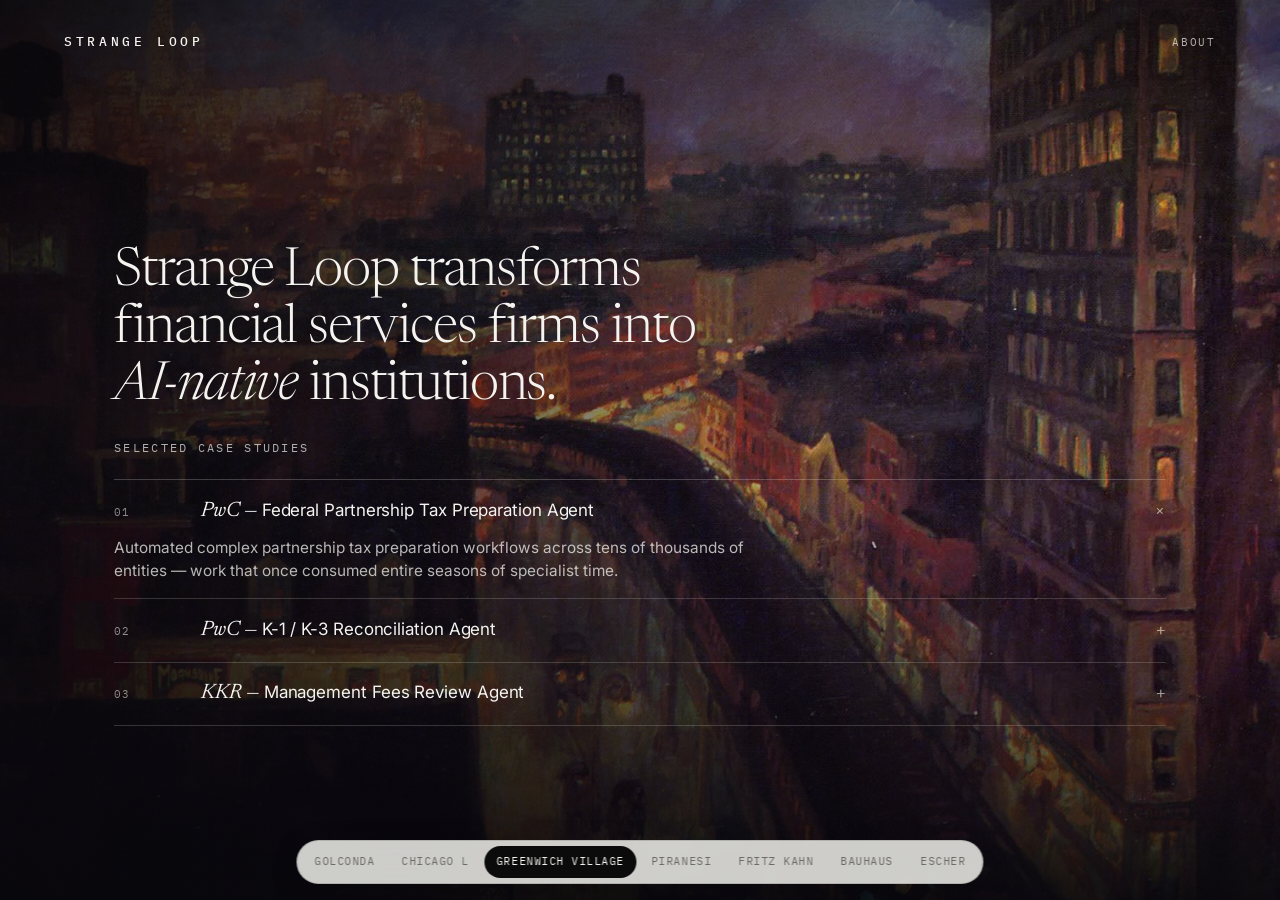
<file: option9.html>
<!DOCTYPE html>
<html lang="en">
<head>
<meta charset="UTF-8">
<meta name="viewport" content="width=device-width, initial-scale=1">
<title>Strange Loop</title>
<meta name="description" content="Strange Loop transforms financial services firms into AI-native institutions.">
<link rel="stylesheet" href="styles.css">
<style>
  /* Concept — John Sloan, The City from Greenwich Village (1922): nocturnal NYC, the Sixth Ave "L" */
  .stage { background: #0a0a0b; }
  img.stage__bg { object-fit: cover; object-position: center 46%; filter: contrast(1.05) brightness(0.84) saturate(1.06); }
  .scrim {
    background:
      linear-gradient(90deg, rgba(8,7,12,0.84) 0%, rgba(8,7,12,0.48) 38%, rgba(8,7,12,0.06) 64%, rgba(8,7,12,0) 100%),
      linear-gradient(180deg, rgba(8,7,12,0.5) 0%, rgba(8,7,12,0) 30%, rgba(8,7,12,0.12) 58%, rgba(8,7,12,0.92) 100%);
  }
</style>
</head>
<body>
<div class="stage stage--dark">
  <img class="stage__bg" src="greenwich.jpg" alt="John Sloan, The City from Greenwich Village, 1922">
  <div class="scrim"></div>

  <header class="nav">
    <div class="mark">Strange&nbsp;Loop</div>
    <button class="navlink" type="button" data-about>About</button>
  </header>

  <div class="frame">
    <div>
      <h1 class="headline">Strange Loop transforms financial services firms into <em>AI-native</em> institutions.</h1>
      <p class="intro">Selected Case Studies</p>
    </div>

    <div class="studies">
      <details class="study" open>
        <summary>
          <span class="idx">01</span>
          <span class="client">PwC&thinsp;—&thinsp;<b>Federal Partnership Tax Preparation Agent</b></span>
          <span class="sign">+</span>
        </summary>
        <p class="desc">Automated complex partnership tax preparation workflows across tens of thousands of entities — work that once consumed entire seasons of specialist time.</p>
      </details>

      <details class="study">
        <summary>
          <span class="idx">02</span>
          <span class="client">PwC&thinsp;—&thinsp;<b>K-1 / K-3 Reconciliation Agent</b></span>
          <span class="sign">+</span>
        </summary>
        <p class="desc">Reduced manual reconciliation work by automating document review, validation, and exception handling — so professionals review judgments, not paperwork.</p>
      </details>

      <details class="study">
        <summary>
          <span class="idx">03</span>
          <span class="client">KKR&thinsp;—&thinsp;<b>Management Fees Review Agent</b></span>
          <span class="sign">+</span>
        </summary>
        <p class="desc">Built an AI system that analyzes management fee calculations and surfaces discrepancies across complex fund structures — before they compound.</p>
      </details>
    </div>
  </div>
</div>

<nav class="switcher">
  <a href="option4.html">Golconda</a>
  <a href="option8.html">Chicago L</a>
  <a href="option9.html" class="active">Greenwich Village</a>
  <a href="option10.html">Piranesi</a>
  <a href="option11.html">Fritz Kahn</a>
  <a href="option12.html">Bauhaus</a>
  <a href="option13.html">Escher</a>
</nav>

<div class="modal" id="about" role="dialog" aria-modal="true" aria-label="About Strange Loop">
  <button class="modal__close" type="button" data-about-close aria-label="Close">&#10005;</button>
  <div class="modal__inner">
    <p class="modal__eyebrow">About Us</p>
    <p class="modal__lead">We're a team of AI engineers from organizations like Amazon, Google, and UC Berkeley. We embed inside firms and work with experts end-to-end: designing the product, integrating with existing systems, and supporting it in production.</p>
    <p>Our AI agents are built for financial workflows involving unstructured documents, labyrinthine, spreadsheets, complex calculations, and firm-specific logic.</p>
    <p>Each AI agent is owned by the client and runs on infrastructure they own, becoming a durable firm differentiator.</p>
    <p>We partner closely with a small number of firms, typically one per practice. Our goal is to help these firms become the leading firm in their market.</p>
  </div>
</div>

<script>
(function () {
  const modal = document.getElementById('about');
  const open  = () => { modal.classList.add('open');  document.body.classList.add('modal-open'); };
  const close = () => { modal.classList.remove('open'); document.body.classList.remove('modal-open'); };
  document.querySelectorAll('[data-about]').forEach(b => b.addEventListener('click', open));
  document.querySelectorAll('[data-about-close]').forEach(b => b.addEventListener('click', close));
  document.addEventListener('keydown', e => { if (e.key === 'Escape') close(); });
}());
</script>
</body>
</html>
</file>
<file: styles.css>
/* ============================================================
   STRANGE LOOP — single-screen, above-the-fold layout
   Only the supplied copy. Three hero treatments share this frame.
   ============================================================ */

@import url('https://fonts.googleapis.com/css2?family=Newsreader:ital,opsz,wght@0,6..72,300;0,6..72,400;0,6..72,500;1,6..72,300;1,6..72,400&family=Inter:wght@400;500;600&family=IBM+Plex+Mono:wght@400;500&display=swap');

:root {
  --ink:    #0b0b0c;
  --paper:  #f4f3ef;
  --muted:  #6c6a64;
  --line:   rgba(11, 11, 12, 0.14);

  --serif: 'Newsreader', Georgia, 'Times New Roman', serif;
  --sans:  'Inter', -apple-system, BlinkMacSystemFont, 'Segoe UI', sans-serif;
  --mono:  'IBM Plex Mono', ui-monospace, 'SF Mono', Menlo, monospace;

  --maxw: 1180px;
  --gutter: clamp(22px, 5vw, 64px);
}

* { box-sizing: border-box; }
html, body { height: 100%; }
html { -webkit-text-size-adjust: 100%; }

body {
  margin: 0;
  background: var(--paper);
  color: var(--ink);
  font-family: var(--sans);
  font-size: 16px;
  line-height: 1.5;
  -webkit-font-smoothing: antialiased;
  text-rendering: optimizeLegibility;
  overflow: hidden;                /* single screen, nothing below the fold */
}
a { color: inherit; text-decoration: none; }

/* ---------- the one screen ---------- */
.stage {
  position: relative;
  height: 100vh; height: 100svh;
  display: flex;
  flex-direction: column;
  overflow: hidden;
}
.stage__bg {
  position: absolute; inset: 0;
  width: 100%; height: 100%;
  z-index: 0;
}
video.stage__bg { object-fit: cover; }
.scrim {
  position: absolute; inset: 0; z-index: 1;
  background: linear-gradient(180deg, rgba(5,5,6,0.62) 0%, rgba(5,5,6,0.18) 34%, rgba(5,5,6,0.30) 64%, rgba(5,5,6,0.88) 100%);
}

/* ---------- top bar ---------- */
.nav {
  position: relative; z-index: 10;
  display: flex; align-items: center; justify-content: space-between;
  padding: clamp(20px, 3.2vh, 30px) var(--gutter);
  flex: 0 0 auto;
}
.mark {
  font-family: var(--mono);
  font-size: 13px; letter-spacing: 0.28em; text-transform: uppercase; font-weight: 500;
}
.nav .meta {
  font-family: var(--mono); font-size: 11px; letter-spacing: 0.16em;
  text-transform: uppercase; color: var(--muted);
}
.nav .navlink {
  font-family: var(--mono); font-size: 11px; letter-spacing: 0.16em;
  text-transform: uppercase; color: var(--muted);
  background: none; border: 0; cursor: pointer; padding: 6px 0;
  position: relative; transition: color .2s;
}
.nav .navlink::after {
  content: ""; position: absolute; left: 0; right: 0; bottom: 2px; height: 1px;
  background: currentColor; transform: scaleX(0); transform-origin: left; transition: transform .25s;
}
.nav .navlink:hover { color: var(--ink); }
.nav .navlink:hover::after { transform: scaleX(1); }
.stage--dark .nav .navlink { color: rgba(244,243,239,0.7); }
.stage--dark .nav .navlink:hover { color: #fff; }

/* ---------- About modal: white text on black ---------- */
.modal {
  position: fixed; inset: 0; z-index: 200;
  background: #08080a; color: #f4f3ef;
  overflow-y: auto;
  opacity: 0; visibility: hidden; transition: opacity .4s ease, visibility .4s;
}
.modal.open { opacity: 1; visibility: visible; }
.modal__inner {
  max-width: 680px; margin: 0 auto;
  padding: clamp(84px, 15vh, 168px) var(--gutter) clamp(80px, 12vh, 120px);
}
.modal__eyebrow {
  font-family: var(--mono); font-size: 11.5px; letter-spacing: 0.2em;
  text-transform: uppercase; color: rgba(244,243,239,0.55); margin: 0 0 22px;
}
.modal h2 {
  font-family: var(--serif); font-weight: 300;
  font-size: clamp(32px, 5.2vw, 56px); line-height: 1.04; letter-spacing: -0.02em;
  margin: 0 0 clamp(28px, 5vh, 48px);
}
.modal p {
  font-family: var(--sans); font-weight: 400;
  font-size: clamp(15.5px, 1.45vw, 18px); line-height: 1.66;
  color: rgba(244,243,239,0.84); margin: 0 0 1.25em; max-width: 60ch;
}
.modal p:last-child { margin-bottom: 0; }
.modal__close {
  position: fixed; top: clamp(18px, 3vh, 28px); right: var(--gutter); z-index: 210;
  width: 42px; height: 42px; border-radius: 50%;
  border: 1px solid rgba(244,243,239,0.3); background: rgba(0,0,0,0.2);
  color: #f4f3ef; cursor: pointer; font-size: 18px; line-height: 1;
  display: flex; align-items: center; justify-content: center;
  transition: background .2s, border-color .2s;
}
.modal__close:hover { background: rgba(244,243,239,0.12); border-color: rgba(244,243,239,0.6); }
body.modal-open { overflow: hidden; }

/* ---------- content frame ---------- */
.frame {
  position: relative; z-index: 10;
  flex: 1 1 auto;
  display: flex; flex-direction: column; justify-content: center;
  gap: clamp(16px, 2.6vh, 30px);
  max-width: var(--maxw); width: 100%; margin: 0 auto;
  padding: clamp(12px, 2.5vh, 30px) var(--gutter) clamp(22px, 4vh, 54px);
}

.headline {
  font-family: var(--serif);
  font-weight: 300;
  font-size: clamp(27px, 4.2vw, 58px);
  line-height: 1.06;
  letter-spacing: -0.02em;
  margin: 0;
  max-width: 19ch;
}
.headline em { font-style: italic; }

.intro {
  margin: clamp(18px, 2.6vh, 28px) 0 0;
  font-family: var(--mono);
  font-size: 11.5px; letter-spacing: 0.2em; text-transform: uppercase;
  color: var(--muted);
}
.intro b { color: inherit; font-weight: 500; }

/* ---------- case studies (collapsible to stay above the fold) ---------- */
.studies {
  border-top: 1px solid var(--line);
}
.study {
  border-bottom: 1px solid var(--line);
}
.study > summary {
  list-style: none;
  cursor: pointer;
  display: grid;
  grid-template-columns: minmax(48px, 56px) 1fr auto;
  align-items: baseline;
  gap: clamp(12px, 2.4vw, 34px);
  padding: clamp(11px, 1.7vh, 16px) 0;
  transition: opacity .2s;
}
.study > summary::-webkit-details-marker { display: none; }
.study > summary:hover { opacity: 0.62; }
.study .idx {
  font-family: var(--mono); font-size: 11px; letter-spacing: 0.1em; color: var(--muted);
}
.study .client {
  font-family: var(--serif); font-style: italic; font-weight: 400;
  font-size: clamp(16px, 1.7vw, 21px);
}
.study .client b {
  font-style: normal; font-weight: 400;
  font-family: var(--sans); font-size: clamp(14px, 1.45vw, 17px);
  letter-spacing: -0.005em;
}
.study .sign {
  font-family: var(--mono); font-size: 16px; color: var(--muted); line-height: 1;
  transition: transform .25s ease;
}
.study[open] .sign { transform: rotate(45deg); }
.study .desc {
  grid-column: 2 / -1;
  margin: 0 0 clamp(13px, 1.8vh, 18px);
  max-width: 64ch;
  color: #34322f;
  font-size: clamp(13.5px, 1.2vw, 15.5px);
  line-height: 1.5;
}
.study[open] > summary { padding-bottom: clamp(6px, 1vh, 10px); }

/* ---------- dark variant (video / dark canvas) ---------- */
.stage--dark { background: #050506; color: var(--paper); }
.stage--dark .intro { color: rgba(244,243,239,0.7); }
.stage--dark .intro b { color: #fff; }
.stage--dark .nav .meta { color: rgba(244,243,239,0.62); }
.stage--dark .studies { border-top-color: rgba(244,243,239,0.22); }
.stage--dark .study { border-bottom-color: rgba(244,243,239,0.18); }
.stage--dark .study .idx { color: rgba(244,243,239,0.55); }
.stage--dark .study .sign { color: rgba(244,243,239,0.6); }
.stage--dark .study .desc { color: rgba(244,243,239,0.74); }

/* ---------- concept switcher (peruse the three) ---------- */
.switcher {
  position: fixed; z-index: 60; bottom: 16px; left: 50%; transform: translateX(-50%);
  display: flex; gap: 3px; padding: 5px;
  max-width: 94vw; overflow-x: auto; scrollbar-width: none;
  background: rgba(244,243,239,0.84);
  backdrop-filter: blur(12px) saturate(140%);
  border: 1px solid var(--line); border-radius: 100px;
  box-shadow: 0 8px 30px rgba(0,0,0,0.16);
}
.switcher::-webkit-scrollbar { display: none; }
.switcher a {
  font-family: var(--mono); font-size: 10.5px; letter-spacing: 0.05em; text-transform: uppercase;
  padding: 8px 12px; border-radius: 100px; color: var(--muted); white-space: nowrap;
  transition: background .2s, color .2s;
}
.switcher a:hover { color: var(--ink); }
.switcher a.active { background: var(--ink); color: var(--paper); }

@media (max-width: 600px) {
  .nav .meta { display: none; }
  .headline { font-size: clamp(24px, 7vw, 34px); }
}
@media (prefers-reduced-motion: reduce) {
  .study .sign { transition: none; }
}
</file>
